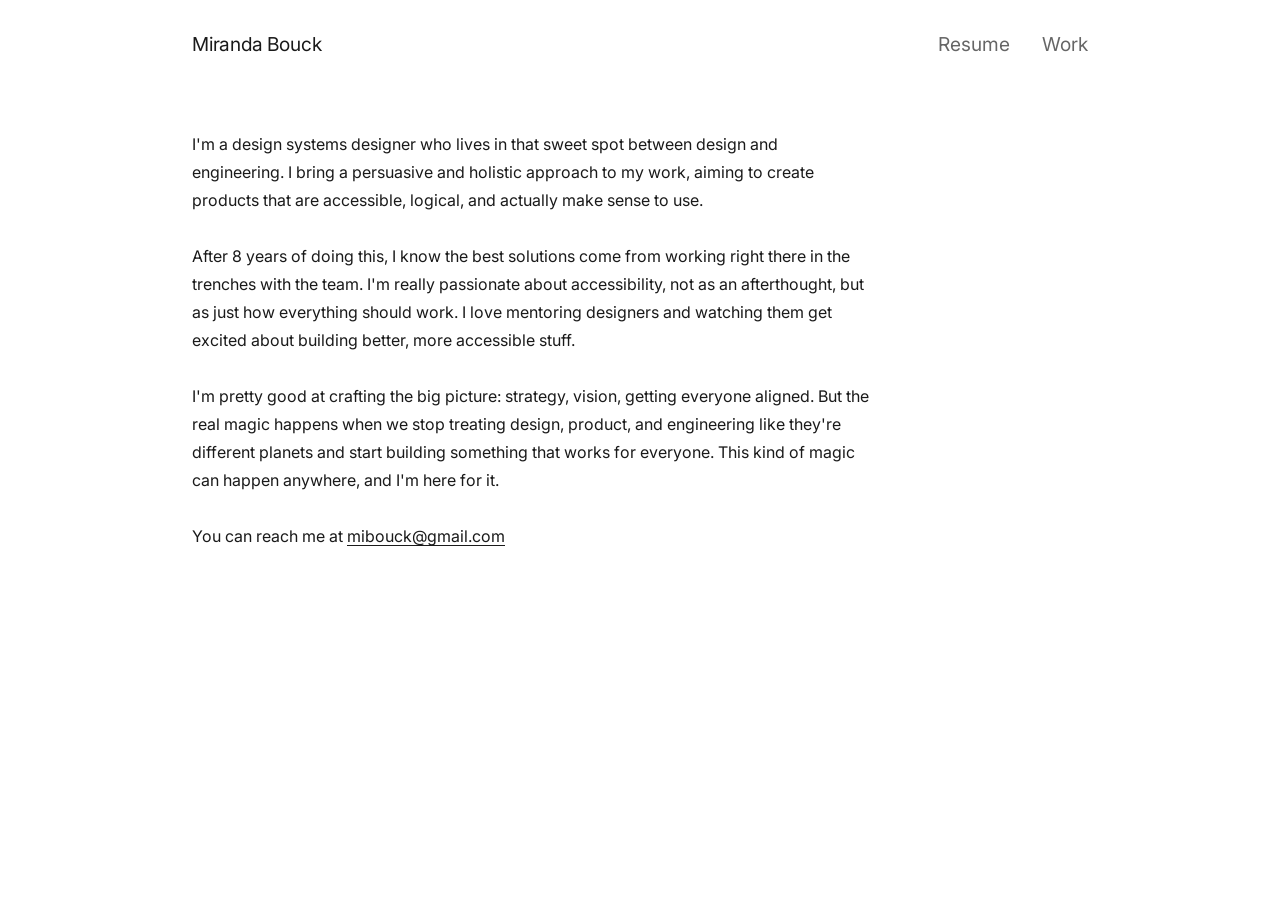
<file: index.html>
<!DOCTYPE html>
<html lang="en">
<head>
  <meta charset="UTF-8" />
  <meta name="viewport" content="width=device-width, initial-scale=1.0" />
  <title>Miranda Bouck</title>
  <link rel="preconnect" href="https://fonts.googleapis.com" />
  <link rel="preconnect" href="https://fonts.gstatic.com" crossorigin />
  <link href="https://fonts.googleapis.com/css2?family=Inter:wght@400;500;600&display=swap" rel="stylesheet" />
  <link rel="icon" type="image/svg+xml" href="favicon.svg" />
  <link rel="stylesheet" href="styles.css" />
</head>
<body>

  <header>
    <nav>
      <a href="/" class="nav-logo">Miranda Bouck</a>
      <ul class="nav-links">
        <li><a href="/resume">Resume</a></li>
        <li><a href="/work">Work</a></li>
      </ul>
    </nav>
  </header>

  <main>
    <div class="home-bio">
      <p>
        I'm a design systems designer who lives in that sweet spot between design
        and engineering. I bring a persuasive and holistic approach to my work,
        aiming to create products that are accessible, logical, and actually make
        sense to use.
      </p>
      <p>
        After 8 years of doing this, I know the best solutions come from working
        right there in the trenches with the team. I'm really passionate about
        accessibility, not as an afterthought, but as just how everything should
        work. I love mentoring designers and watching them get excited about
        building better, more accessible stuff.
      </p>
      <p>
        I'm pretty good at crafting the big picture: strategy, vision, getting
        everyone aligned. But the real magic happens when we stop treating design,
        product, and engineering like they're different planets and start building
        something that works for everyone. This kind of magic can happen anywhere,
        and I'm here for it.
      </p>

      <p>You can reach me at <a href="mailto:mibouck@gmail.com">mibouck@gmail.com</a></p>
    </div>
  </main>

</body>
</html>
</file>
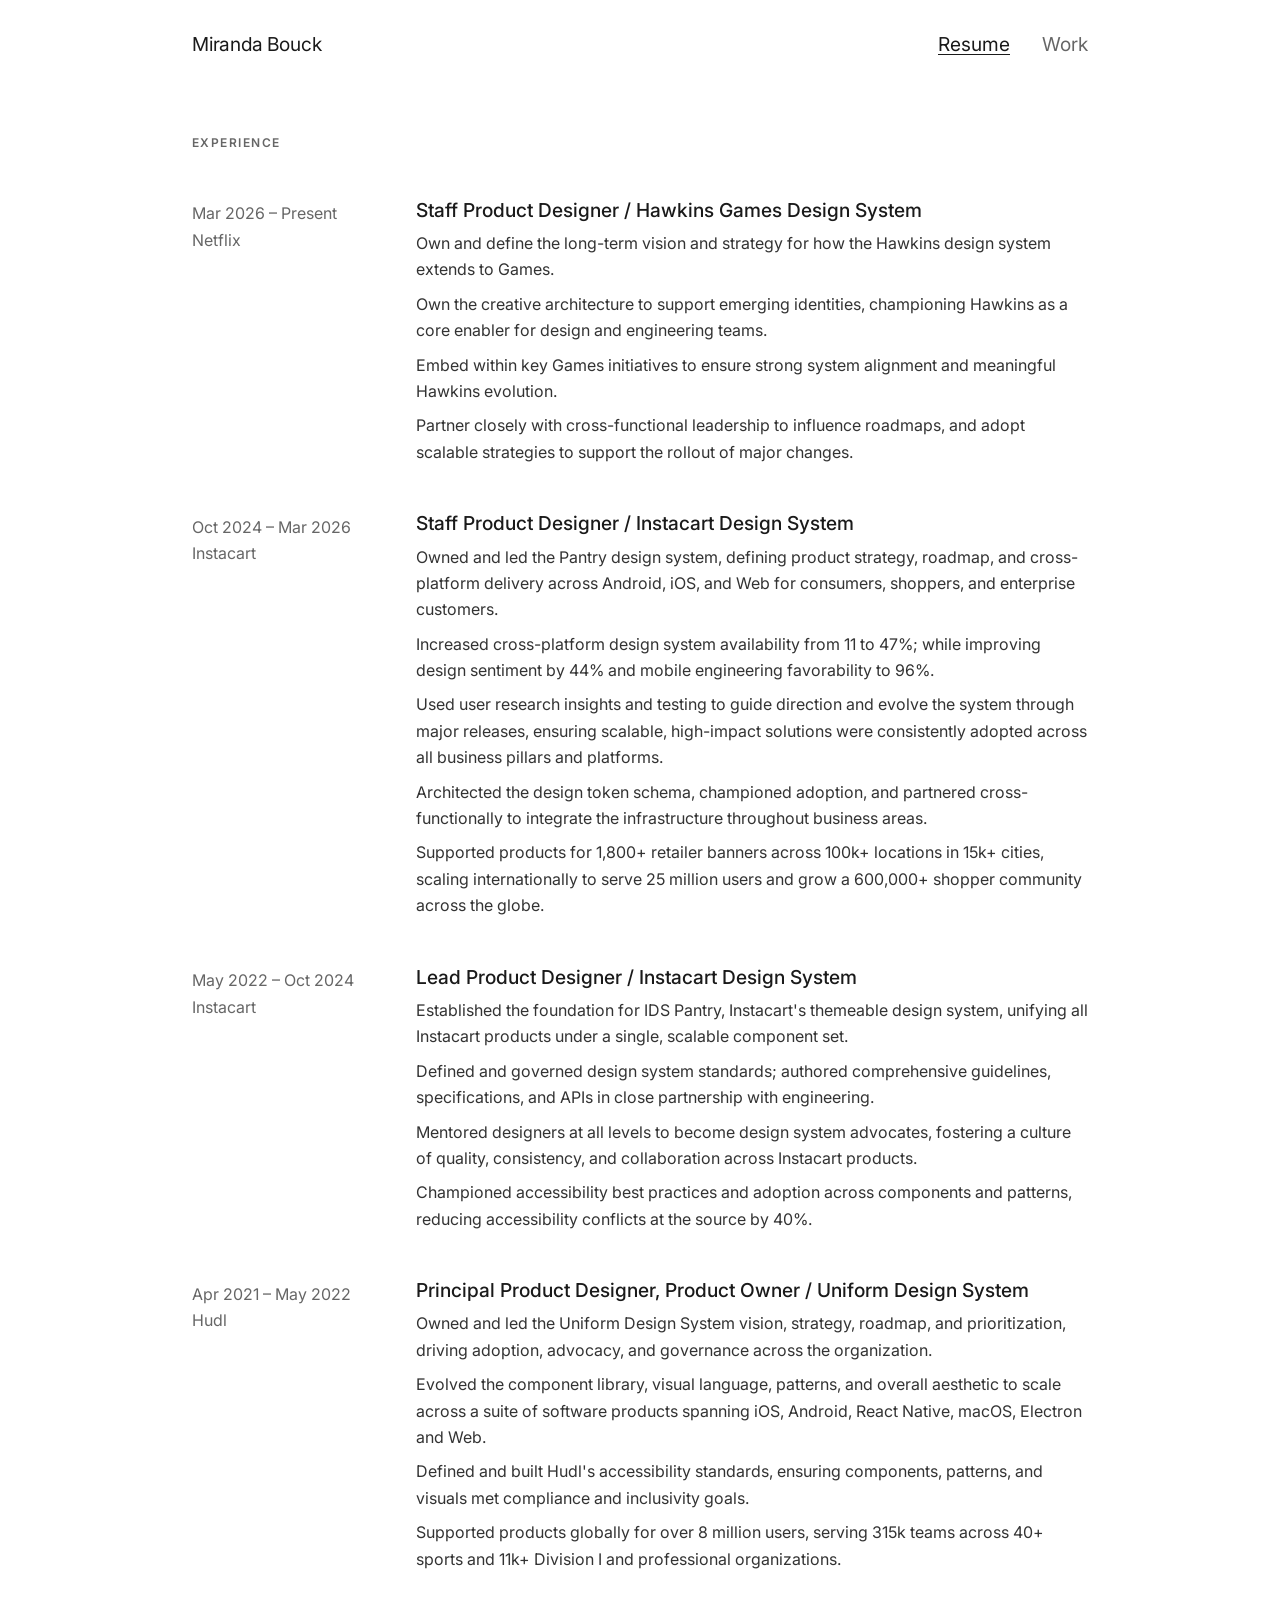
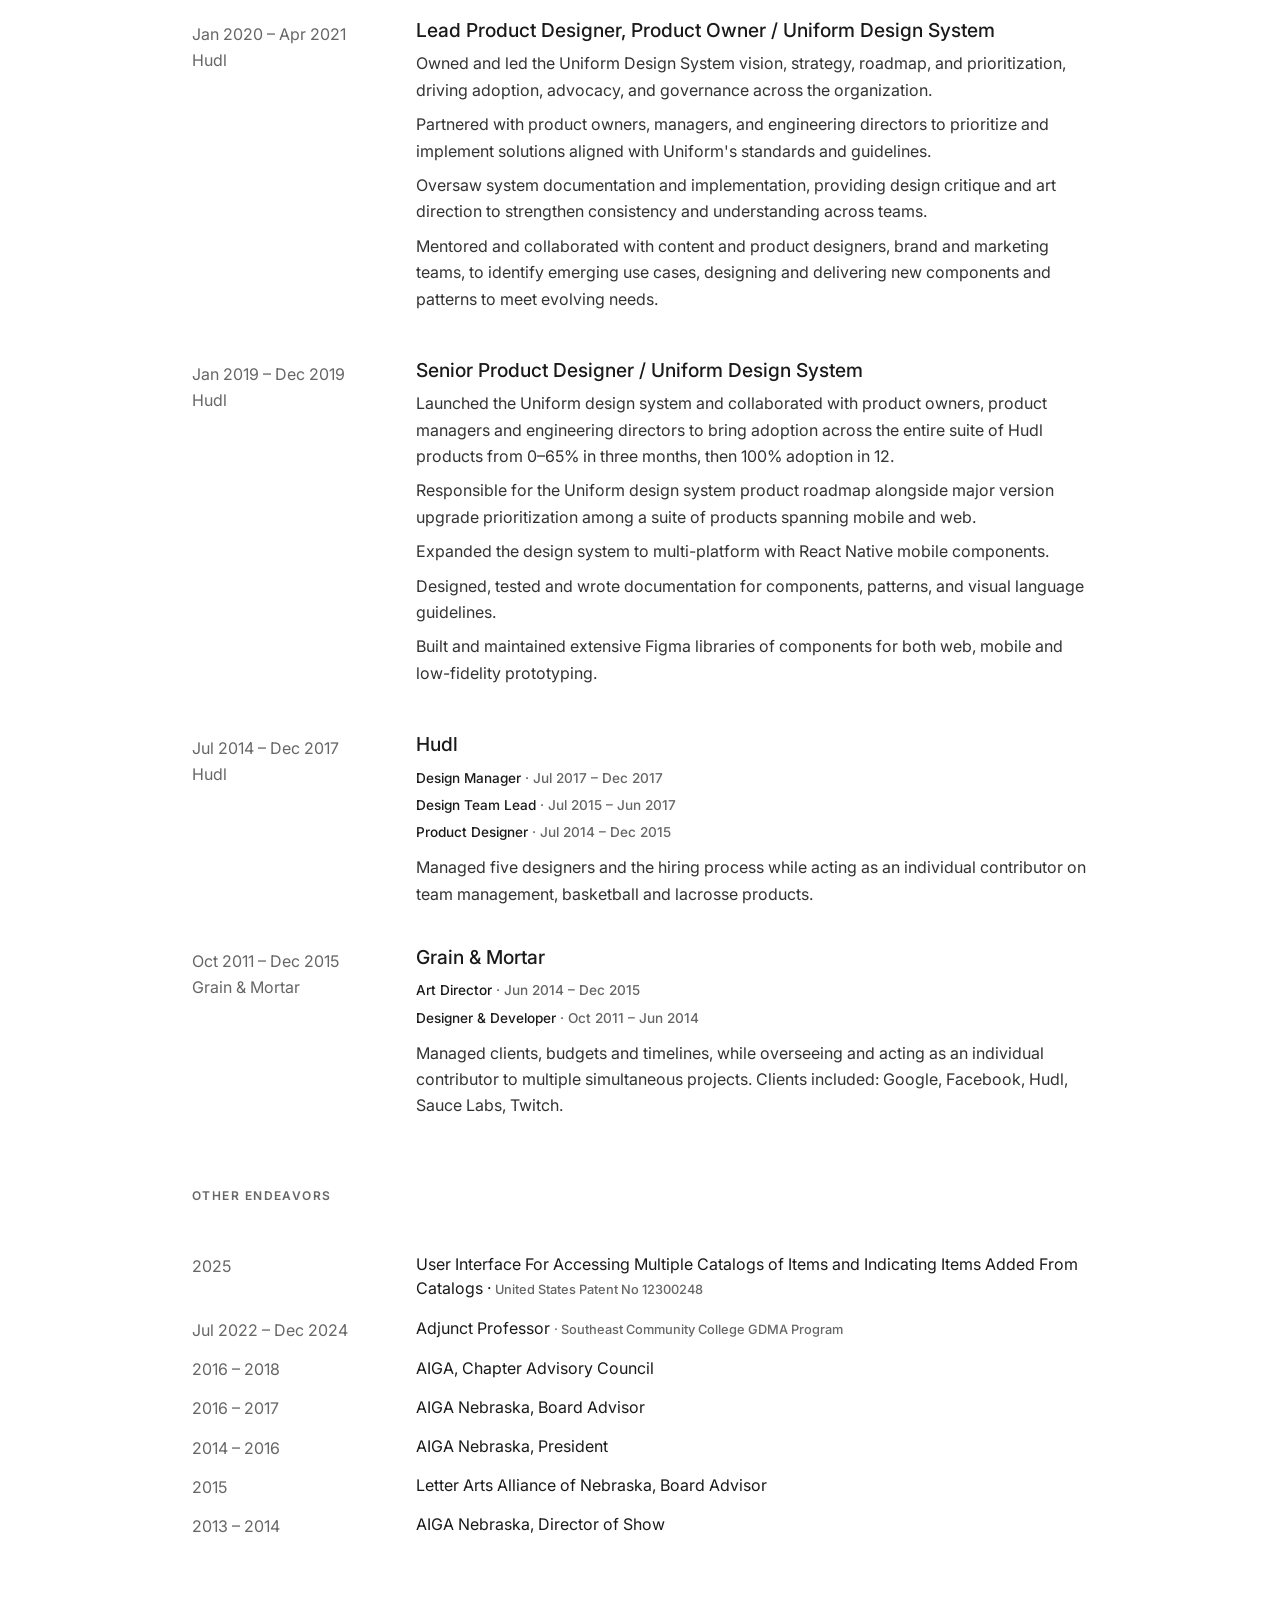
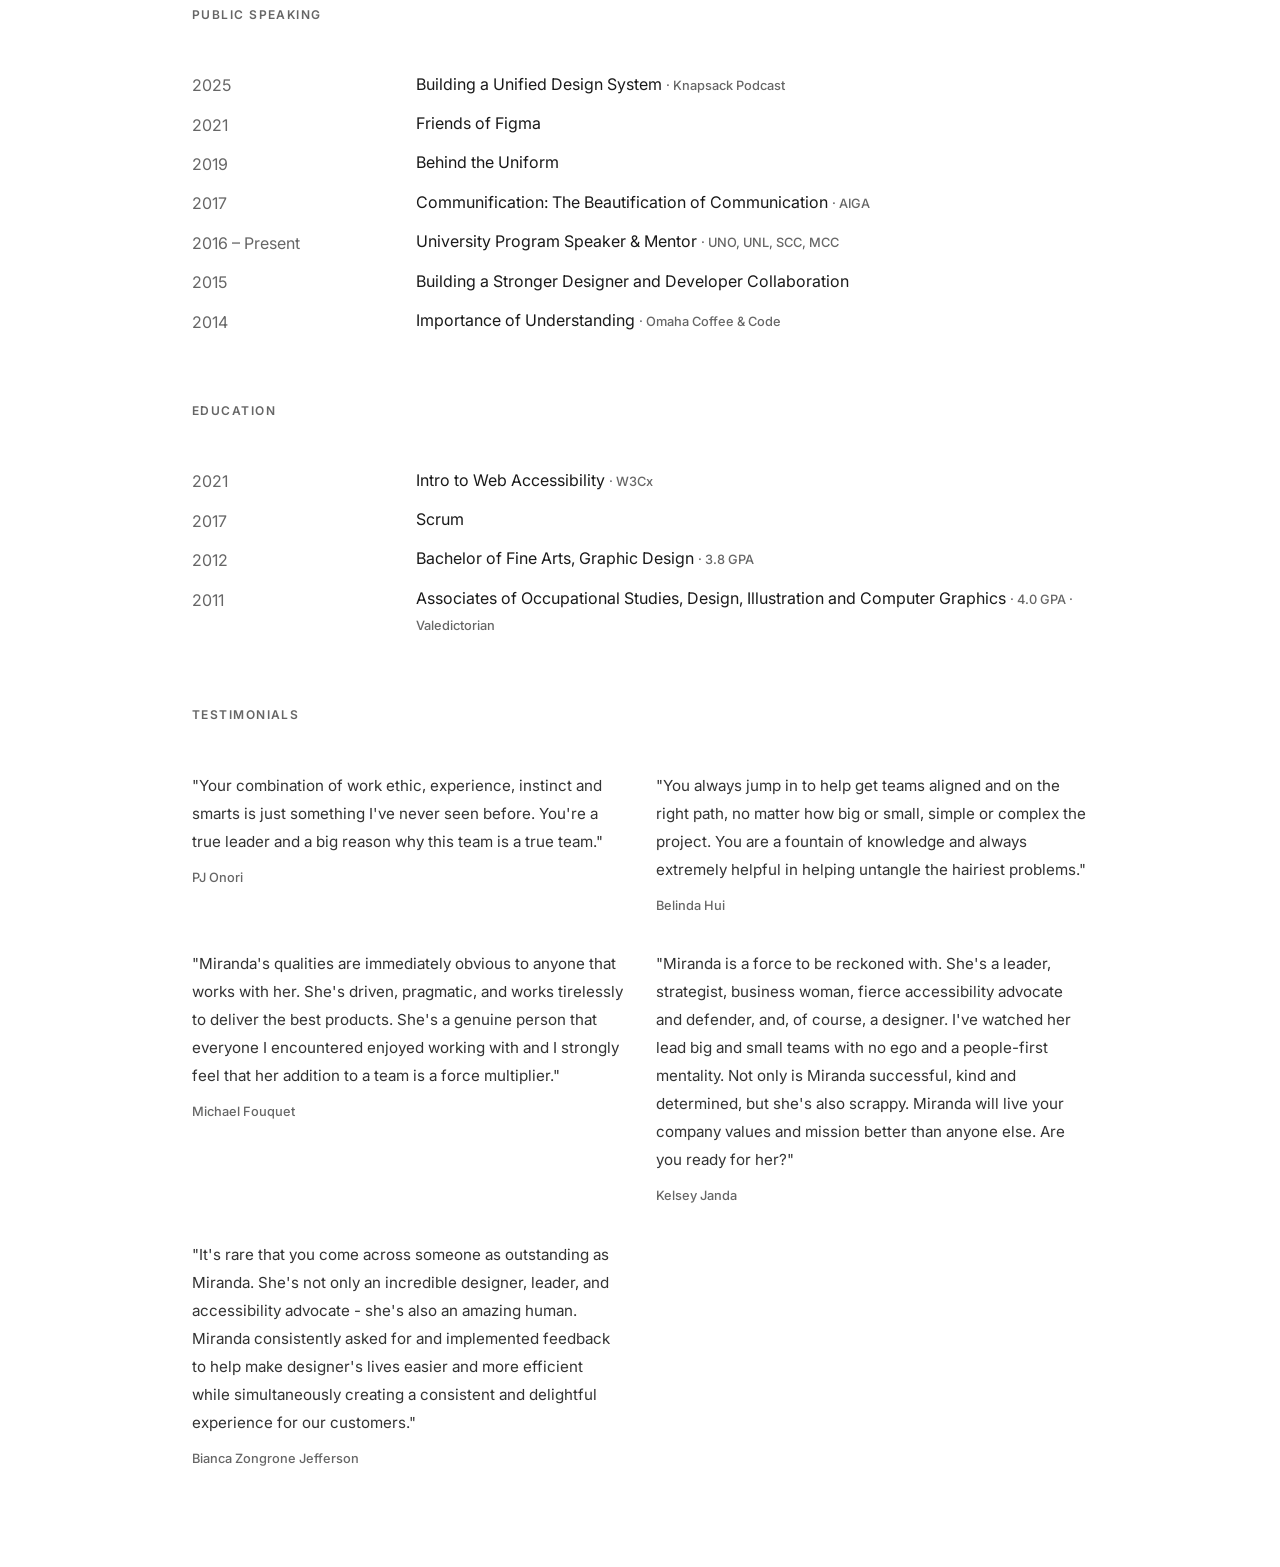
<file: resume/index.html>
<!DOCTYPE html>
<html lang="en">
<head>
  <meta charset="UTF-8" />
  <meta name="viewport" content="width=device-width, initial-scale=1.0" />
  <title>Miranda Bouck — Resume</title>
  <link rel="preconnect" href="https://fonts.googleapis.com" />
  <link rel="preconnect" href="https://fonts.gstatic.com" crossorigin />
  <link href="https://fonts.googleapis.com/css2?family=Inter:wght@400;500;600&display=swap" rel="stylesheet" />
  <link rel="icon" type="image/svg+xml" href="../favicon.svg" />
  <link rel="stylesheet" href="../styles.css" />
</head>
<body>

  <header>
    <nav>
      <a href="/" class="nav-logo">Miranda Bouck</a>
      <ul class="nav-links">
        <li><a href="/resume" class="active">Resume</a></li>
        <li><a href="/work">Work</a></li>
      </ul>
    </nav>
  </header>

  <main>

    <!-- Experience -->
    <section>
      <h2>Experience</h2>

      <div class="experience-entry">
        <div class="entry-meta">
          <div class="entry-date">Mar 2026 – Present</div>
          <div class="entry-company">Netflix</div>
        </div>
        <div class="entry-content">
          <div class="entry-title">Staff Product Designer / Hawkins Games Design System</div>
          <ul class="entry-bullets">
            <li>Own and define the long-term vision and strategy for how the Hawkins design system extends to Games.</li>
            <li>Own the creative architecture to support emerging identities, championing Hawkins as a core enabler for design and engineering teams.</li>
            <li>Embed within key Games initiatives to ensure strong system alignment and meaningful Hawkins evolution.</li>
            <li>Partner closely with cross-functional leadership to influence roadmaps, and adopt scalable strategies to support the rollout of major changes.</li>
          </ul>
        </div>
      </div>

      <div class="experience-entry">
        <div class="entry-meta">
          <div class="entry-date">Oct 2024 – Mar 2026</div>
          <div class="entry-company">Instacart</div>
        </div>
        <div class="entry-content">
          <div class="entry-title">Staff Product Designer / Instacart Design System</div>
          <ul class="entry-bullets">
            <li>Owned and led the Pantry design system, defining product strategy, roadmap, and cross-platform delivery across Android, iOS, and Web for consumers, shoppers, and enterprise customers.</li>
            <li>Increased cross-platform design system availability from 11 to 47%; while improving design sentiment by 44% and mobile engineering favorability to 96%.</li>
            <li>Used user research insights and testing to guide direction and evolve the system through major releases, ensuring scalable, high-impact solutions were consistently adopted across all business pillars and platforms.</li>
            <li>Architected the design token schema, championed adoption, and partnered cross-functionally to integrate the infrastructure throughout business areas.</li>
<li>Supported products for 1,800+ retailer banners across 100k+ locations in 15k+ cities, scaling internationally to serve 25 million users and grow a 600,000+ shopper community across the globe.</li>
          </ul>
        </div>
      </div>

      <div class="experience-entry">
        <div class="entry-meta">
          <div class="entry-date">May 2022 – Oct 2024</div>
          <div class="entry-company">Instacart</div>
        </div>
        <div class="entry-content">
          <div class="entry-title">Lead Product Designer / Instacart Design System</div>
          <ul class="entry-bullets">
            <li>Established the foundation for IDS Pantry, Instacart's themeable design system, unifying all Instacart products under a single, scalable component set.</li>
            <li>Defined and governed design system standards; authored comprehensive guidelines, specifications, and APIs in close partnership with engineering.</li>
            <li>Mentored designers at all levels to become design system advocates, fostering a culture of quality, consistency, and collaboration across Instacart products.</li>
            <li>Championed accessibility best practices and adoption across components and patterns, reducing accessibility conflicts at the source by 40%.</li>
          </ul>
        </div>
      </div>

      <div class="experience-entry">
        <div class="entry-meta">
          <div class="entry-date">Apr 2021 – May 2022</div>
          <div class="entry-company">Hudl</div>
        </div>
        <div class="entry-content">
          <div class="entry-title">Principal Product Designer, Product Owner / Uniform Design System</div>
          <ul class="entry-bullets">
            <li>Owned and led the Uniform Design System vision, strategy, roadmap, and prioritization, driving adoption, advocacy, and governance across the organization.</li>
            <li>Evolved the component library, visual language, patterns, and overall aesthetic to scale across a suite of software products spanning iOS, Android, React Native, macOS, Electron and Web.</li>
            <li>Defined and built Hudl's accessibility standards, ensuring components, patterns, and visuals met compliance and inclusivity goals.</li>
            <li>Supported products globally for over 8 million users, serving 315k teams across 40+ sports and 11k+ Division I and professional organizations.</li>
          </ul>
        </div>
      </div>

      <div class="experience-entry">
        <div class="entry-meta">
          <div class="entry-date">Jan 2020 – Apr 2021</div>
          <div class="entry-company">Hudl</div>
        </div>
        <div class="entry-content">
          <div class="entry-title">Lead Product Designer, Product Owner / Uniform Design System</div>
          <ul class="entry-bullets">
            <li>Owned and led the Uniform Design System vision, strategy, roadmap, and prioritization, driving adoption, advocacy, and governance across the organization.</li>
            <li>Partnered with product owners, managers, and engineering directors to prioritize and implement solutions aligned with Uniform's standards and guidelines.</li>
            <li>Oversaw system documentation and implementation, providing design critique and art direction to strengthen consistency and understanding across teams.</li>
            <li>Mentored and collaborated with content and product designers, brand and marketing teams, to identify emerging use cases, designing and delivering new components and patterns to meet evolving needs.</li>
          </ul>
        </div>
      </div>

      <div class="experience-entry">
        <div class="entry-meta">
          <div class="entry-date">Jan 2019 – Dec 2019</div>
          <div class="entry-company">Hudl</div>
        </div>
        <div class="entry-content">
          <div class="entry-title">Senior Product Designer / Uniform Design System</div>
          <ul class="entry-bullets">
            <li>Launched the Uniform design system and collaborated with product owners, product managers and engineering directors to bring adoption across the entire suite of Hudl products from 0–65% in three months, then 100% adoption in 12.</li>
            <li>Responsible for the Uniform design system product roadmap alongside major version upgrade prioritization among a suite of products spanning mobile and web.</li>
            <li>Expanded the design system to multi-platform with React Native mobile components.</li>
            <li>Designed, tested and wrote documentation for components, patterns, and visual language guidelines.</li>
            <li>Built and maintained extensive Figma libraries of components for both web, mobile and low-fidelity prototyping.</li>
          </ul>
        </div>
      </div>

      <div class="experience-entry">
        <div class="entry-meta">
          <div class="entry-date">Jul 2014 – Dec 2017</div>
          <div class="entry-company">Hudl</div>
        </div>
        <div class="entry-content">
          <div class="entry-title">Hudl</div>
          <ul class="entry-roles">
            <li><span class="role-title">Design Manager</span> · Jul 2017 – Dec 2017</li>
            <li><span class="role-title">Design Team Lead</span> · Jul 2015 – Jun 2017</li>
            <li><span class="role-title">Product Designer</span> · Jul 2014 – Dec 2015</li>
          </ul>
          <p class="entry-description">Managed five designers and the hiring process while acting as an individual contributor on team management, basketball and lacrosse products.</p>
        </div>
      </div>

      <div class="experience-entry">
        <div class="entry-meta">
          <div class="entry-date">Oct 2011 – Dec 2015</div>
          <div class="entry-company">Grain &amp; Mortar</div>
        </div>
        <div class="entry-content">
          <div class="entry-title">Grain &amp; Mortar</div>
          <ul class="entry-roles">
            <li><span class="role-title">Art Director</span> · Jun 2014 – Dec 2015</li>
            <li><span class="role-title">Designer &amp; Developer</span> · Oct 2011 – Jun 2014</li>
          </ul>
          <p class="entry-description">Managed clients, budgets and timelines, while overseeing and acting as an individual contributor to multiple simultaneous projects. Clients included: Google, Facebook, Hudl, Sauce Labs, Twitch.</p>
        </div>
      </div>
    </section>

    <!-- Other Endeavors -->
    <section>
      <h2>Other Endeavors</h2>

      <div class="list-entry">
        <div class="list-date">2025</div>
        <div class="list-content">User Interface For Accessing Multiple Catalogs of Items and Indicating Items Added From Catalogs · <span class="sub">United States Patent No 12300248</span></div>
      </div>
      <div class="list-entry">
        <div class="list-date">Jul 2022 – Dec 2024</div>
        <div class="list-content">Adjunct Professor <span class="sub">· Southeast Community College GDMA Program</span></div>
      </div>
      <div class="list-entry">
        <div class="list-date">2016 – 2018</div>
        <div class="list-content">AIGA, Chapter Advisory Council</div>
      </div>
      <div class="list-entry">
        <div class="list-date">2016 – 2017</div>
        <div class="list-content">AIGA Nebraska, Board Advisor</div>
      </div>
      <div class="list-entry">
        <div class="list-date">2014 – 2016</div>
        <div class="list-content">AIGA Nebraska, President</div>
      </div>
      <div class="list-entry">
        <div class="list-date">2015</div>
        <div class="list-content">Letter Arts Alliance of Nebraska, Board Advisor</div>
      </div>
      <div class="list-entry">
        <div class="list-date">2013 – 2014</div>
        <div class="list-content">AIGA Nebraska, Director of Show</div>
      </div>
    </section>

    <!-- Public Speaking -->
    <section>
      <h2>Public Speaking</h2>

      <div class="list-entry">
        <div class="list-date">2025</div>
        <div class="list-content">Building a Unified Design System <span class="sub">· Knapsack Podcast</span></div>
      </div>
      <div class="list-entry">
        <div class="list-date">2021</div>
        <div class="list-content">Friends of Figma</div>
      </div>
      <div class="list-entry">
        <div class="list-date">2019</div>
        <div class="list-content">Behind the Uniform</div>
      </div>
      <div class="list-entry">
        <div class="list-date">2017</div>
        <div class="list-content">Communification: The Beautification of Communication <span class="sub">· AIGA</span></div>
      </div>
      <div class="list-entry">
        <div class="list-date">2016 – Present</div>
        <div class="list-content">University Program Speaker &amp; Mentor <span class="sub">· UNO, UNL, SCC, MCC</span></div>
      </div>
      <div class="list-entry">
        <div class="list-date">2015</div>
        <div class="list-content">Building a Stronger Designer and Developer Collaboration</div>
      </div>
      <div class="list-entry">
        <div class="list-date">2014</div>
        <div class="list-content">Importance of Understanding <span class="sub">· Omaha Coffee &amp; Code</span></div>
      </div>
    </section>

    <!-- Education -->
    <section>
      <h2>Education</h2>

      <div class="list-entry">
        <div class="list-date">2021</div>
        <div class="list-content">Intro to Web Accessibility <span class="sub">· W3Cx</span></div>
      </div>
      <div class="list-entry">
        <div class="list-date">2017</div>
        <div class="list-content">Scrum</div>
      </div>
      <div class="list-entry">
        <div class="list-date">2012</div>
        <div class="list-content">Bachelor of Fine Arts, Graphic Design <span class="sub">· 3.8 GPA</span></div>
      </div>
      <div class="list-entry">
        <div class="list-date">2011</div>
        <div class="list-content">Associates of Occupational Studies, Design, Illustration and Computer Graphics <span class="sub">· 4.0 GPA · Valedictorian</span></div>
      </div>
    </section>

    <!-- Testimonials -->
    <section>
      <h2>Testimonials</h2>

      <div class="testimonials-grid">
      <div class="testimonial">
        <blockquote>"Your combination of work ethic, experience, instinct and smarts is just something I've never seen before. You're a true leader and a big reason why this team is a true team."</blockquote>
        <cite>PJ Onori</cite>
      </div>

      <div class="testimonial">
        <blockquote>"You always jump in to help get teams aligned and on the right path, no matter how big or small, simple or complex the project. You are a fountain of knowledge and always extremely helpful in helping untangle the hairiest problems."</blockquote>
        <cite>Belinda Hui</cite>
      </div>

      <div class="testimonial">
        <blockquote>"Miranda's qualities are immediately obvious to anyone that works with her. She's driven, pragmatic, and works tirelessly to deliver the best products. She's a genuine person that everyone I encountered enjoyed working with and I strongly feel that her addition to a team is a force multiplier."</blockquote>
        <cite>Michael Fouquet</cite>
      </div>

      <div class="testimonial">
        <blockquote>"Miranda is a force to be reckoned with. She's a leader, strategist, business woman, fierce accessibility advocate and defender, and, of course, a designer. I've watched her lead big and small teams with no ego and a people-first mentality. Not only is Miranda successful, kind and determined, but she's also scrappy. Miranda will live your company values and mission better than anyone else. Are you ready for her?"</blockquote>
        <cite>Kelsey Janda</cite>
      </div>

      <div class="testimonial">
        <blockquote>"It's rare that you come across someone as outstanding as Miranda. She's not only an incredible designer, leader, and accessibility advocate - she's also an amazing human. Miranda consistently asked for and implemented feedback to help make designer's lives easier and more efficient while simultaneously creating a consistent and delightful experience for our customers."</blockquote>
        <cite>Bianca Zongrone Jefferson</cite>
      </div>
      </div><!-- end testimonials-grid -->

    </section>

  </main>

</body>
</html>
</file>
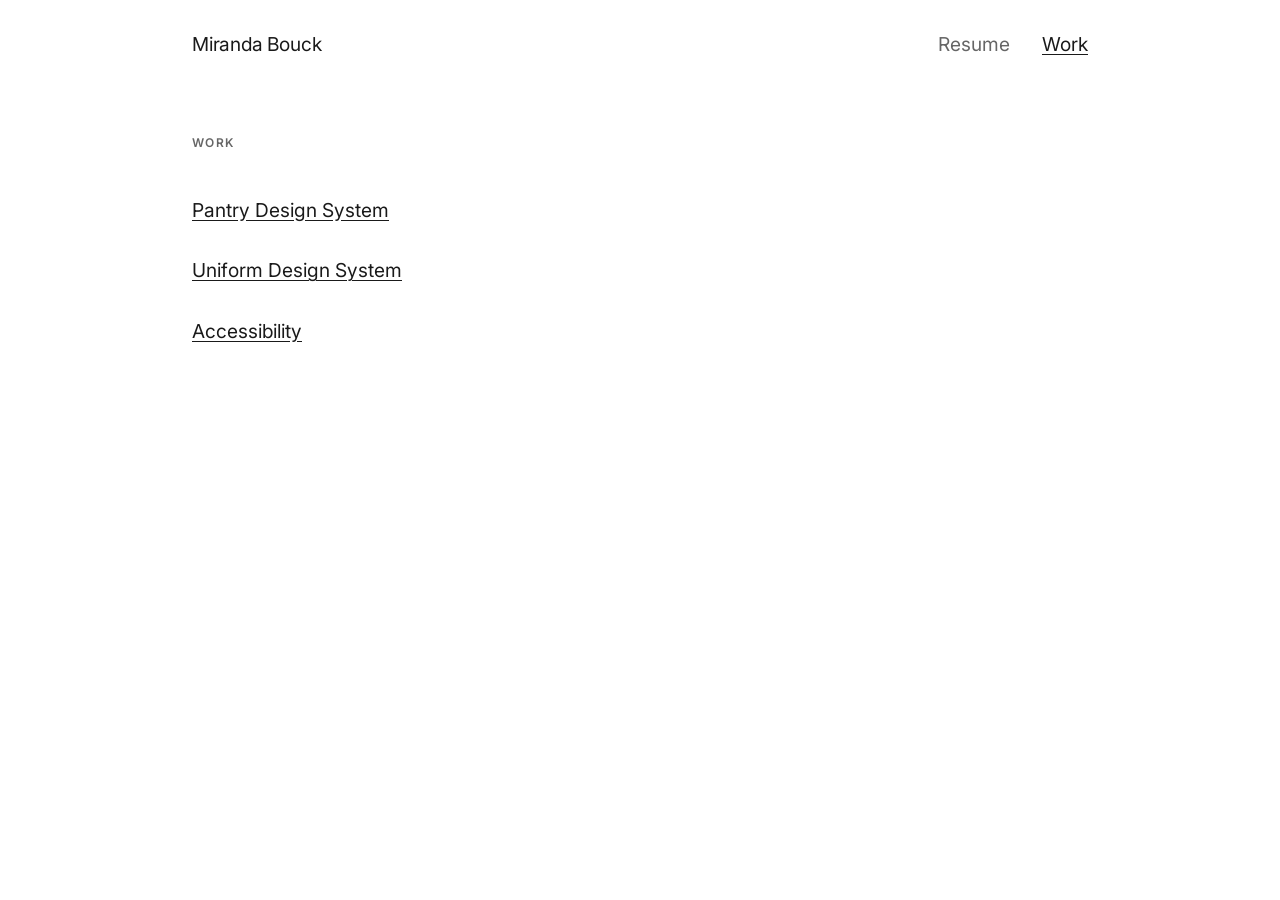
<file: work/index.html>
<!DOCTYPE html>
<html lang="en">
<head>
  <meta charset="UTF-8" />
  <meta name="viewport" content="width=device-width, initial-scale=1.0" />
  <title>Miranda Bouck — Work</title>
  <link rel="preconnect" href="https://fonts.googleapis.com" />
  <link rel="preconnect" href="https://fonts.gstatic.com" crossorigin />
  <link href="https://fonts.googleapis.com/css2?family=Inter:wght@400;500;600&display=swap" rel="stylesheet" />
  <link rel="icon" type="image/svg+xml" href="../favicon.svg" />
  <link rel="stylesheet" href="../styles.css" />
</head>
<body>

  <header>
    <nav>
      <a href="/" class="nav-logo">Miranda Bouck</a>
      <ul class="nav-links">
        <li><a href="/resume">Resume</a></li>
        <li><a href="/work" class="active">Work</a></li>
      </ul>
    </nav>
  </header>

  <main>

    <section>
      <h2>Work</h2>

      <div class="experience-entry single-col">
        <div class="entry-content">
          <div class="entry-title">
            <a href="/work/pantry">Pantry Design System</a>
          </div>
        </div>
      </div>

<div class="experience-entry single-col">
        <div class="entry-content">
          <div class="entry-title">
            <a href="/work/uniform">Uniform Design System</a>
          </div>
        </div>
      </div>

      <div class="experience-entry single-col">
        <div class="entry-content">
          <div class="entry-title">
            <a href="/work/hudl-accessibility">Accessibility</a>
          </div>
        </div>
      </div>
    </section>

  </main>

</body>
</html>
</file>
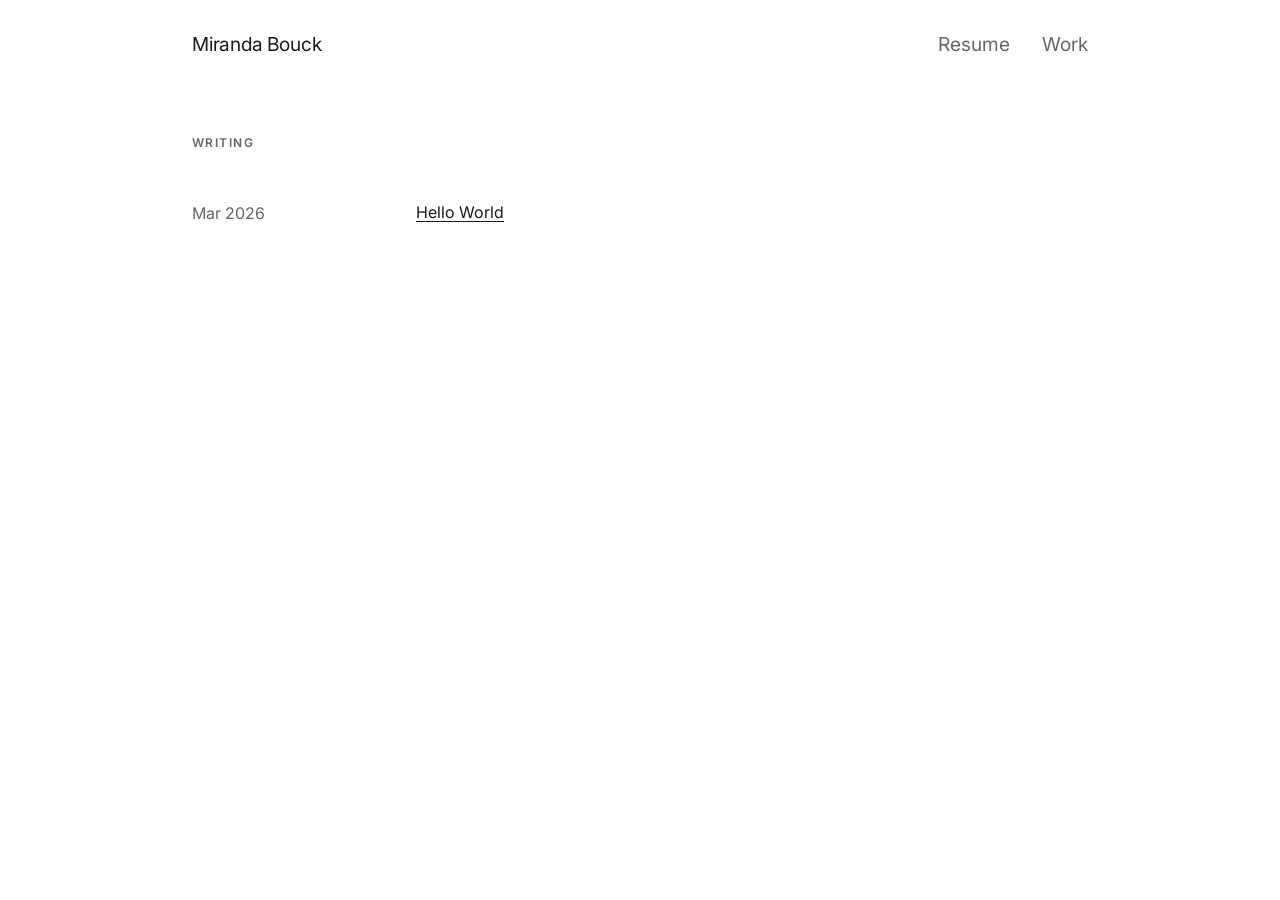
<file: writing/index.html>
<!DOCTYPE html>
<html lang="en">
<head>
  <meta charset="UTF-8" />
  <meta name="viewport" content="width=device-width, initial-scale=1.0" />
  <title>Miranda Bouck — Writing</title>
  <link rel="preconnect" href="https://fonts.googleapis.com" />
  <link rel="preconnect" href="https://fonts.gstatic.com" crossorigin />
  <link href="https://fonts.googleapis.com/css2?family=Inter:wght@400;500;600&display=swap" rel="stylesheet" />
  <link rel="icon" type="image/svg+xml" href="../favicon.svg" />
  <link rel="stylesheet" href="../styles.css" />
</head>
<body>

  <header>
    <nav>
      <a href="/" class="nav-logo">Miranda Bouck</a>
      <ul class="nav-links">
        <li><a href="/resume">Resume</a></li>
        <li><a href="/work">Work</a></li>
      </ul>
    </nav>
  </header>

  <main>
    <section>
      <h2>Writing</h2>

      <div class="list-entry">
        <div class="list-date">Mar 2026</div>
        <div class="list-content">
          <a href="/writing/hello-world">Hello World</a>
        </div>
      </div>

    </section>
  </main>

</body>
</html>
</file>
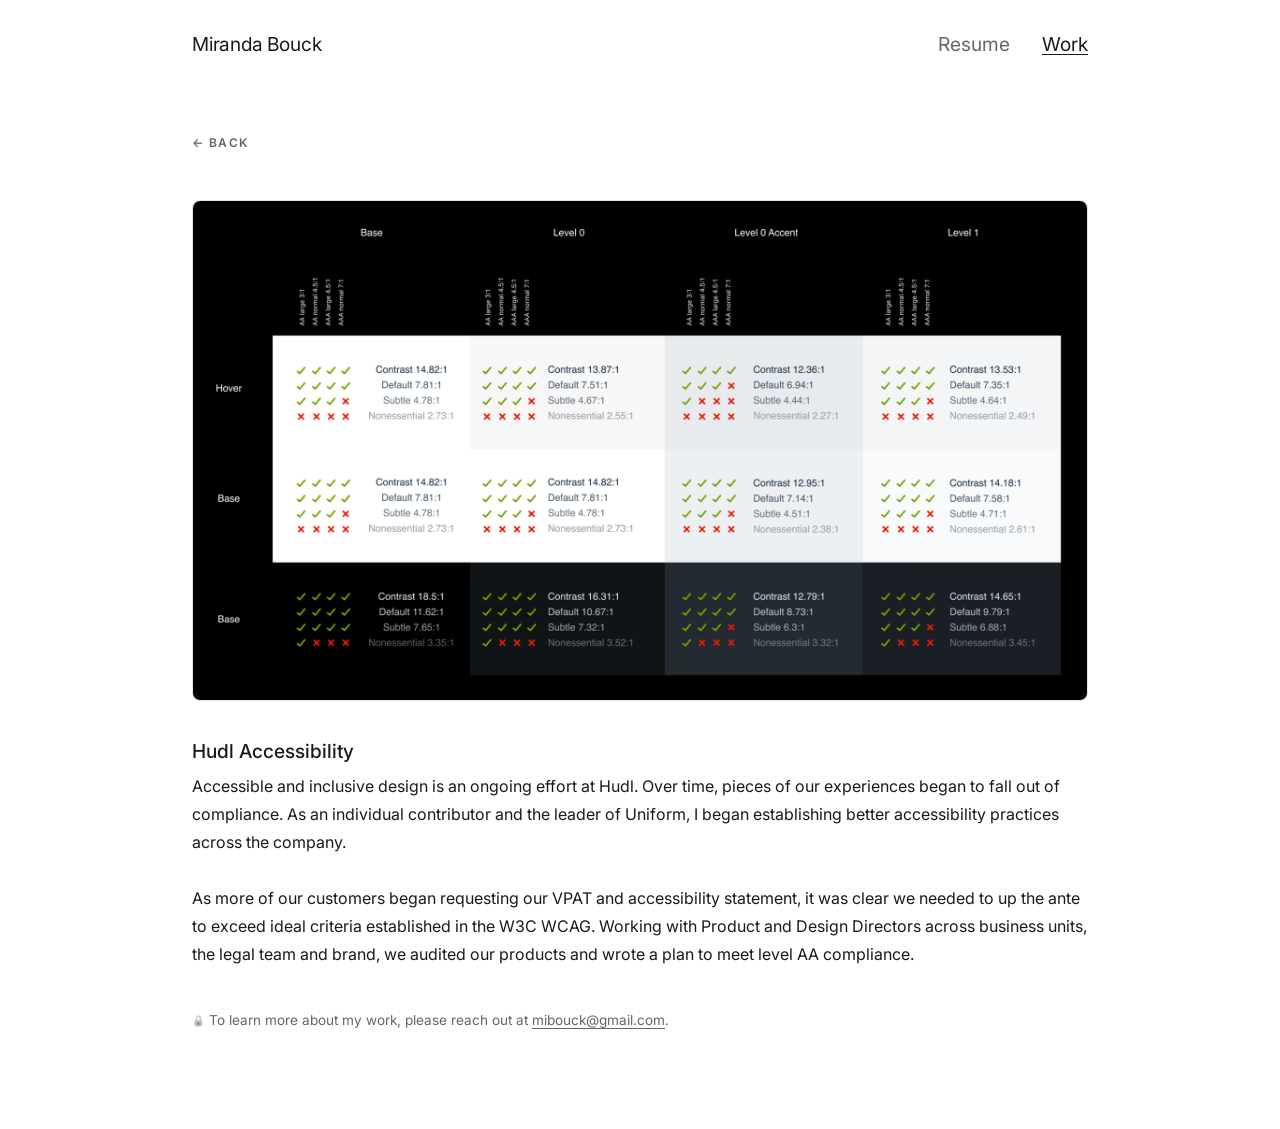
<file: work/hudl-accessibility/index.html>
<!DOCTYPE html>
<html lang="en">
<head>
  <meta charset="UTF-8" />
  <meta name="viewport" content="width=device-width, initial-scale=1.0" />
  <title>Hudl Accessibility — Miranda Bouck</title>
  <link rel="preconnect" href="https://fonts.googleapis.com" />
  <link rel="preconnect" href="https://fonts.gstatic.com" crossorigin />
  <link href="https://fonts.googleapis.com/css2?family=Inter:wght@400;500;600&display=swap" rel="stylesheet" />
  <link rel="icon" type="image/svg+xml" href="../../favicon.svg" />
  <link rel="stylesheet" href="../../styles.css" />
</head>
<body>

  <header>
    <nav>
      <a href="/" class="nav-logo">Miranda Bouck</a>
      <ul class="nav-links">
        <li><a href="/resume">Resume</a></li>
        <li><a href="/work" class="active">Work</a></li>
      </ul>
    </nav>
  </header>

  <main>
    <section>
      <h2><a href="/work">← Back</a></h2>

      <div class="experience-entry single-col">
        <div class="entry-content">
          <div class="post-body">
            <img src="hudl-accessibility.png" class="work-image" alt="A contrast ratio audit matrix showing pass and fail results across four color levels — Base, Level 0, Level 0 Accent, and Level 1 — for Hover and Base states. Each cell shows contrast ratios for Contrast, Default, Subtle, and Nonessential text against WCAG criteria for AA large (3:1), AA normal (4.5:1), AAA large (4.5:1), and AAA normal (7:1), marked with green checkmarks or red X marks." />
            <div class="entry-title">Hudl Accessibility</div>
            <p>Accessible and inclusive design is an ongoing effort at Hudl. Over time, pieces of our experiences began to fall out of compliance. As an individual contributor and the leader of Uniform, I began establishing better accessibility practices across the company.</p>
            <p>As more of our customers began requesting our VPAT and accessibility statement, it was clear we needed to up the ante to exceed ideal criteria established in the W3C WCAG. Working with Product and Design Directors across business units, the legal team and brand, we audited our products and wrote a plan to meet level AA compliance.</p>
          </div>
        </div>
      </div>
      <p class="work-note" style="margin-top: 2.5rem;"><span class="work-lock" aria-hidden="true">🔒</span> To learn more about my work, please reach out at <a href="mailto:mibouck@gmail.com">mibouck@gmail.com</a>.</p>
    </section>
  </main>

</body>
</html>
</file>
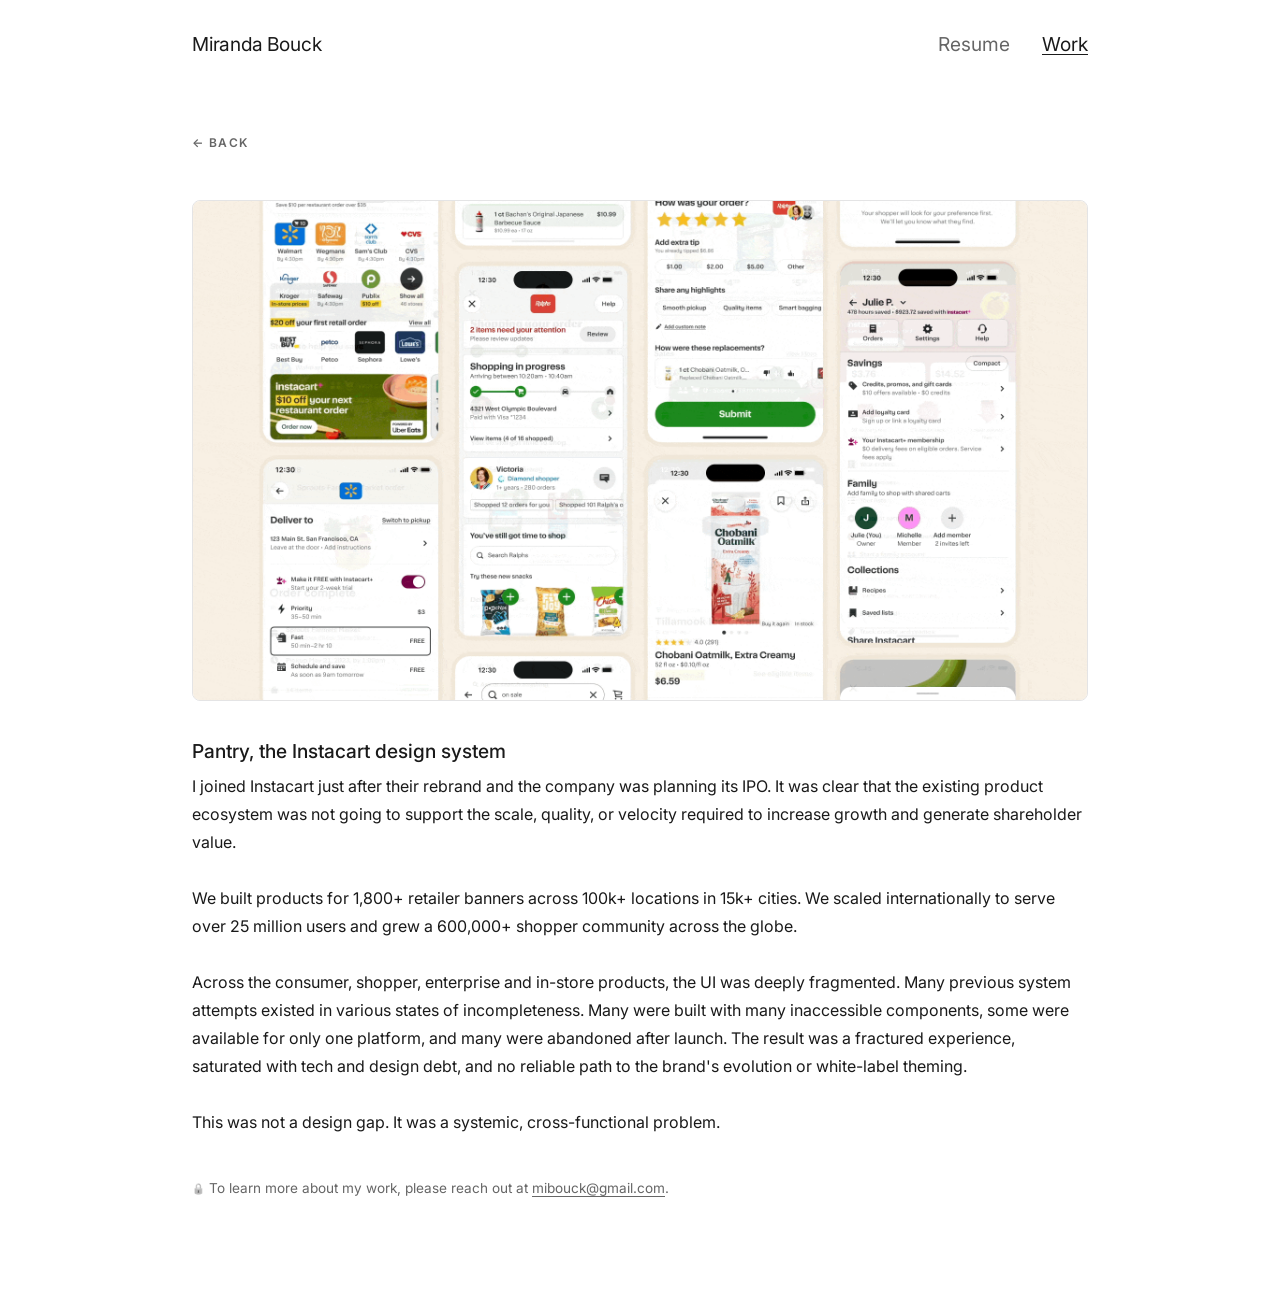
<file: work/pantry/index.html>
<!DOCTYPE html>
<html lang="en">
<head>
  <meta charset="UTF-8" />
  <meta name="viewport" content="width=device-width, initial-scale=1.0" />
  <title>Pantry Design System — Miranda Bouck</title>
  <link rel="preconnect" href="https://fonts.googleapis.com" />
  <link rel="preconnect" href="https://fonts.gstatic.com" crossorigin />
  <link href="https://fonts.googleapis.com/css2?family=Inter:wght@400;500;600&display=swap" rel="stylesheet" />
  <link rel="icon" type="image/svg+xml" href="../../favicon.svg" />
  <link rel="stylesheet" href="../../styles.css" />
</head>
<body>

  <header>
    <nav>
      <a href="/" class="nav-logo">Miranda Bouck</a>
      <ul class="nav-links">
        <li><a href="/resume">Resume</a></li>
        <li><a href="/work" class="active">Work</a></li>
      </ul>
    </nav>
  </header>

  <main>
    <section>
      <h2><a href="/work">← Back</a></h2>

      <div class="experience-entry single-col">
        <div class="entry-content">
          <div class="post-body">
            <img src="pantry-change.gif" alt="A collage of Instacart mobile app screens showing the consumer experience, including a store selection home screen, an active order being shopped, a product browsing view with sales items, and a member profile screen showing Instacart+ benefits and credits" class="work-image" />
            <div class="entry-title">Pantry, the Instacart design system</div>
            <p>I joined Instacart just after their rebrand and the company was planning its IPO. It was clear that the existing product ecosystem was not going to support the scale, quality, or velocity required to increase growth and generate shareholder value.</p>
            <p>We built products for 1,800+ retailer banners across 100k+ locations in 15k+ cities. We scaled internationally to serve over 25 million users and grew a 600,000+ shopper community across the globe.</p>
            <p>Across the consumer, shopper, enterprise and in-store products, the UI was deeply fragmented. Many previous system attempts existed in various states of incompleteness. Many were built with many inaccessible components, some were available for only one platform, and many were abandoned after launch. The result was a fractured experience, saturated with tech and design debt, and no reliable path to the brand's evolution or white-label theming.</p>
            <p>This was not a design gap. It was a systemic, cross-functional problem.</p>
          </div>
        </div>
      </div>
      <p class="work-note" style="margin-top: 2.5rem;"><span class="work-lock" aria-hidden="true">🔒</span> To learn more about my work, please reach out at <a href="mailto:mibouck@gmail.com">mibouck@gmail.com</a>.</p>
    </section>
  </main>

</body>
</html>
</file>
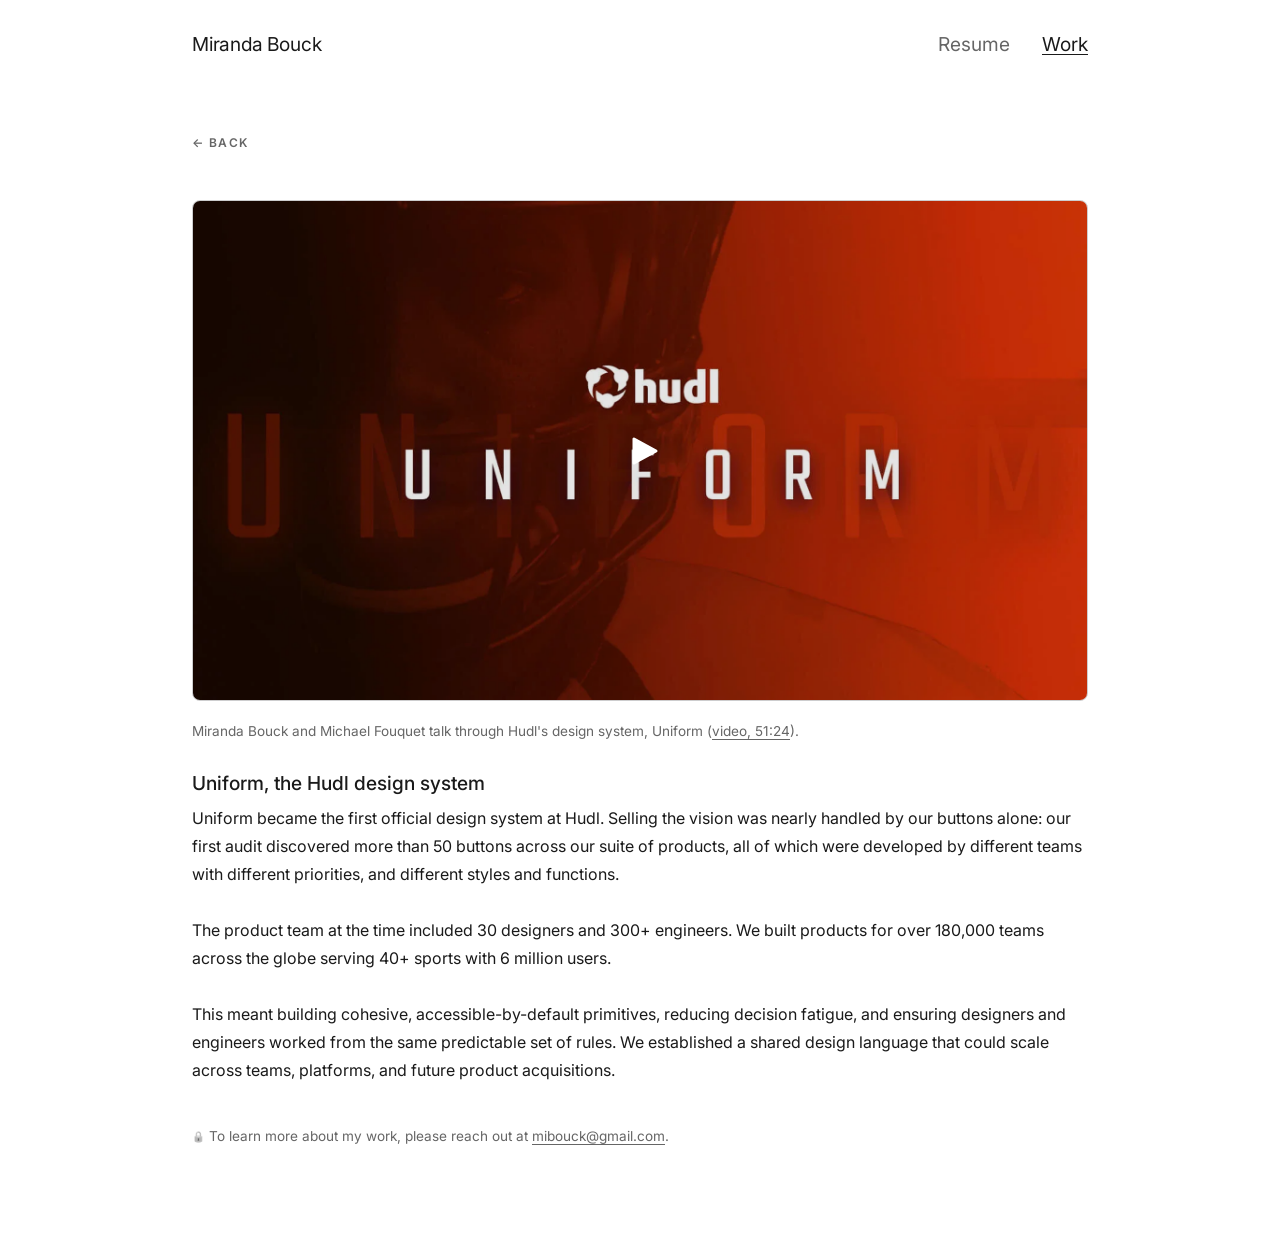
<file: work/uniform/index.html>
<!DOCTYPE html>
<html lang="en">
<head>
  <meta charset="UTF-8" />
  <meta name="viewport" content="width=device-width, initial-scale=1.0" />
  <title>Uniform Design System — Miranda Bouck</title>
  <link rel="preconnect" href="https://fonts.googleapis.com" />
  <link rel="preconnect" href="https://fonts.gstatic.com" crossorigin />
  <link href="https://fonts.googleapis.com/css2?family=Inter:wght@400;500;600&display=swap" rel="stylesheet" />
  <link rel="icon" type="image/svg+xml" href="../../favicon.svg" />
  <link rel="stylesheet" href="../../styles.css" />
</head>
<body>

  <header>
    <nav>
      <a href="/" class="nav-logo">Miranda Bouck</a>
      <ul class="nav-links">
        <li><a href="/resume">Resume</a></li>
        <li><a href="/work" class="active">Work</a></li>
      </ul>
    </nav>
  </header>

  <main>
    <section>
      <h2><a href="/work">← Back</a></h2>

      <div class="experience-entry single-col">
        <div class="entry-content">
          <div class="post-body">
            <a href="https://vimeo.com/350323394" target="_blank" rel="noopener" class="work-video-link">
              <img src="uniform-thumbnail.png" class="work-image" alt="Title card for a talk about Uniform, Hudl's design system, showing the Hudl logo and the word UNIFORM over a dramatic red-tinted image of a football helmet" />
              <svg class="work-play-btn" viewBox="0 0 64 64" xmlns="http://www.w3.org/2000/svg" aria-hidden="true">
                <polygon points="26,20 26,44 48,32" fill="white" stroke="white" stroke-width="3" stroke-linejoin="round" />
              </svg>
            </a>
            <p class="work-note work-image-caption">Miranda Bouck and Michael Fouquet talk through Hudl's design system, Uniform (<a href="https://vimeo.com/350323394" target="_blank" rel="noopener">video, 51:24</a>).</p>
            <div class="entry-title">Uniform, the Hudl design system</div>
            <p>Uniform became the first official design system at Hudl. Selling the vision was nearly handled by our buttons alone: our first audit discovered more than 50 buttons across our suite of products, all of which were developed by different teams with different priorities, and different styles and functions.</p>
            <p>The product team at the time included 30 designers and 300+ engineers. We built products for over 180,000 teams across the globe serving 40+ sports with 6 million users.</p>
            <p>This meant building cohesive, accessible-by-default primitives, reducing decision fatigue, and ensuring designers and engineers worked from the same predictable set of rules. We established a shared design language that could scale across teams, platforms, and future product acquisitions.</p>
          </div>
        </div>
      </div>
      <p class="work-note" style="margin-top: 2.5rem;"><span class="work-lock" aria-hidden="true">🔒</span> To learn more about my work, please reach out at <a href="mailto:mibouck@gmail.com">mibouck@gmail.com</a>.</p>
    </section>
  </main>

</body>
</html>
</file>
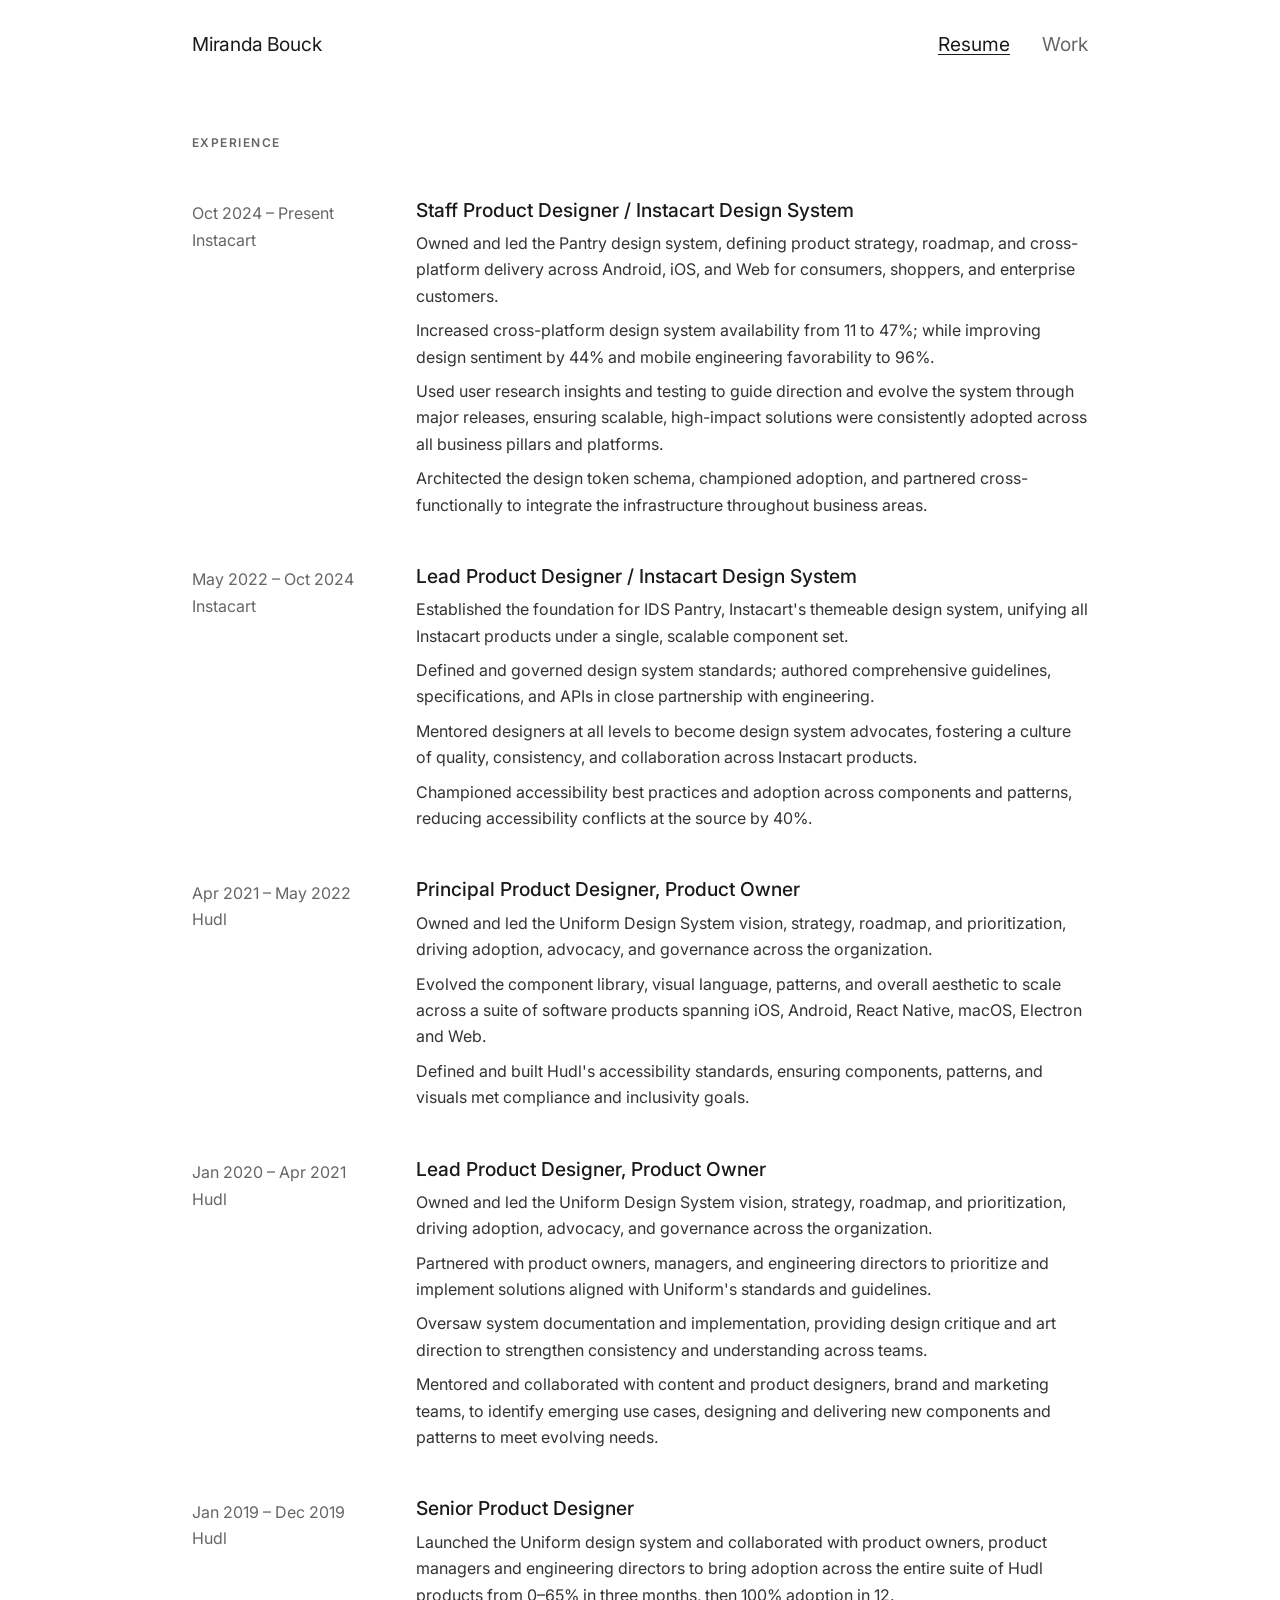
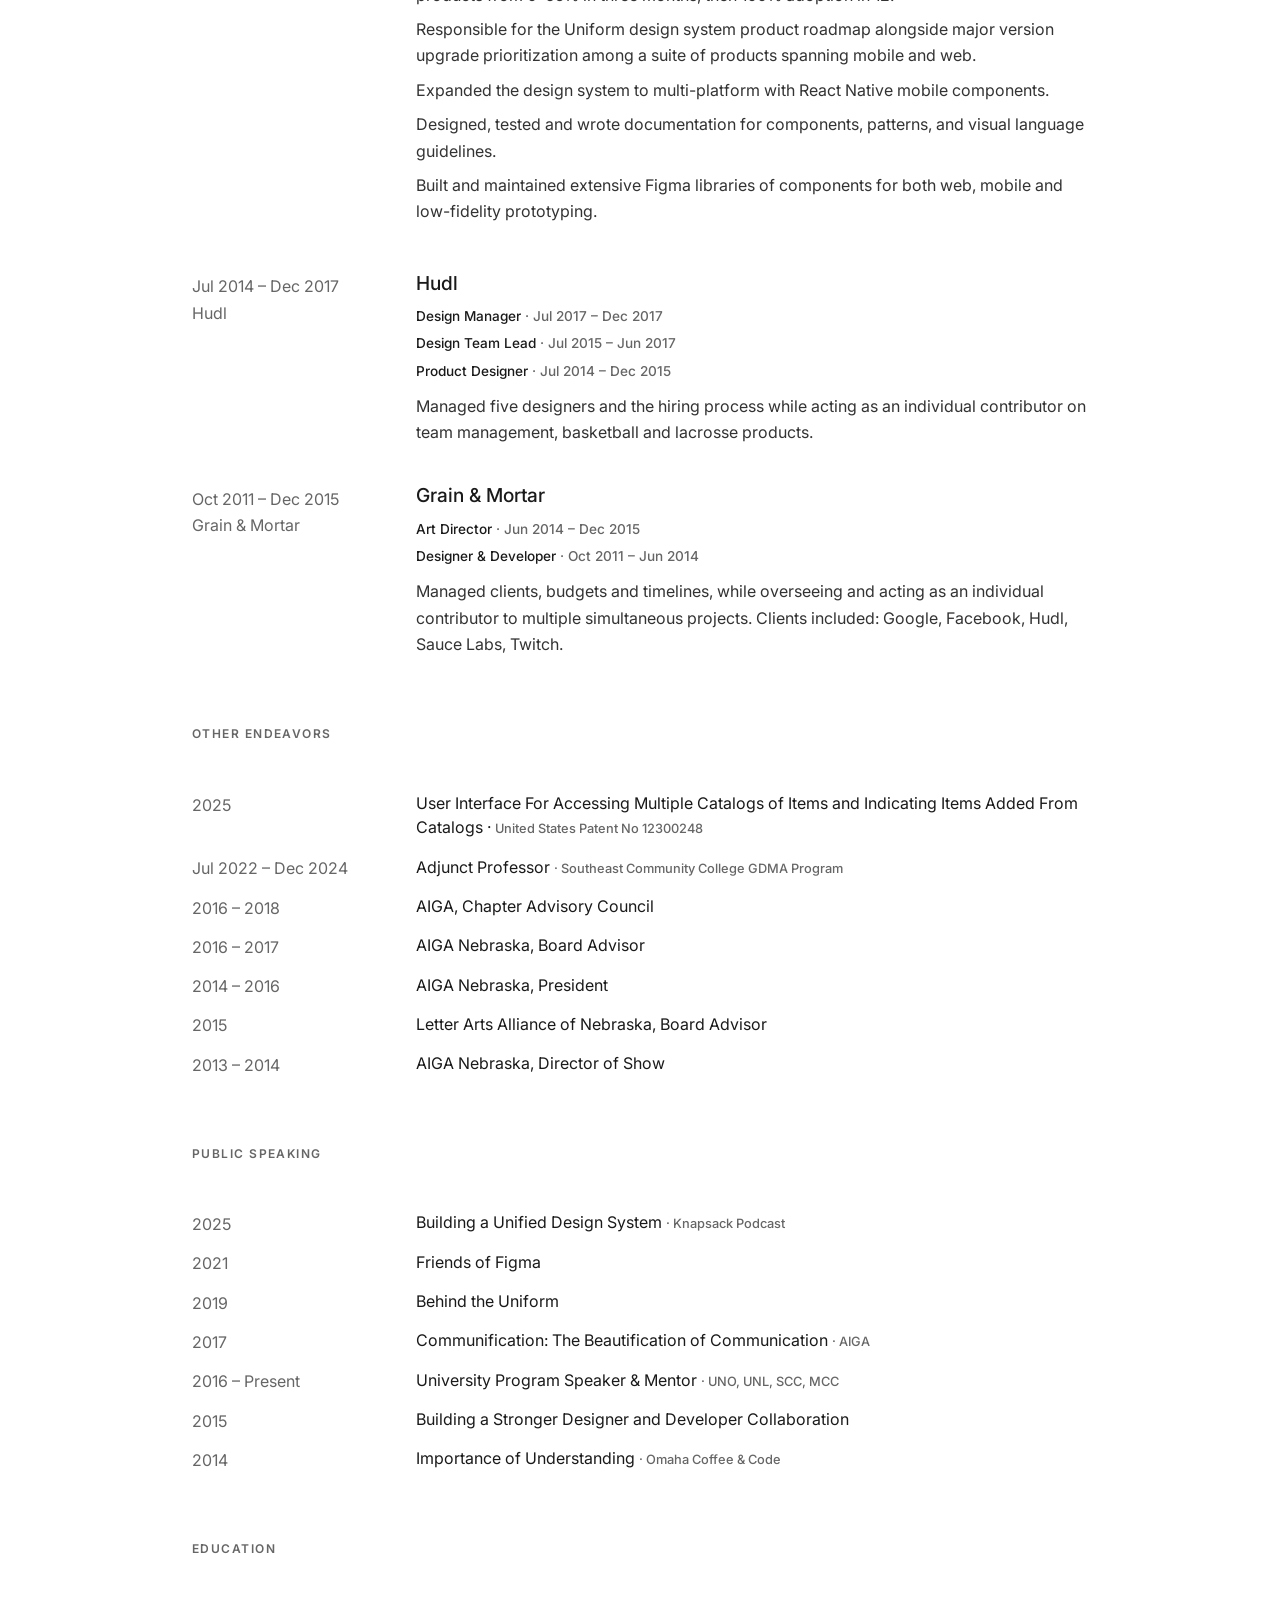
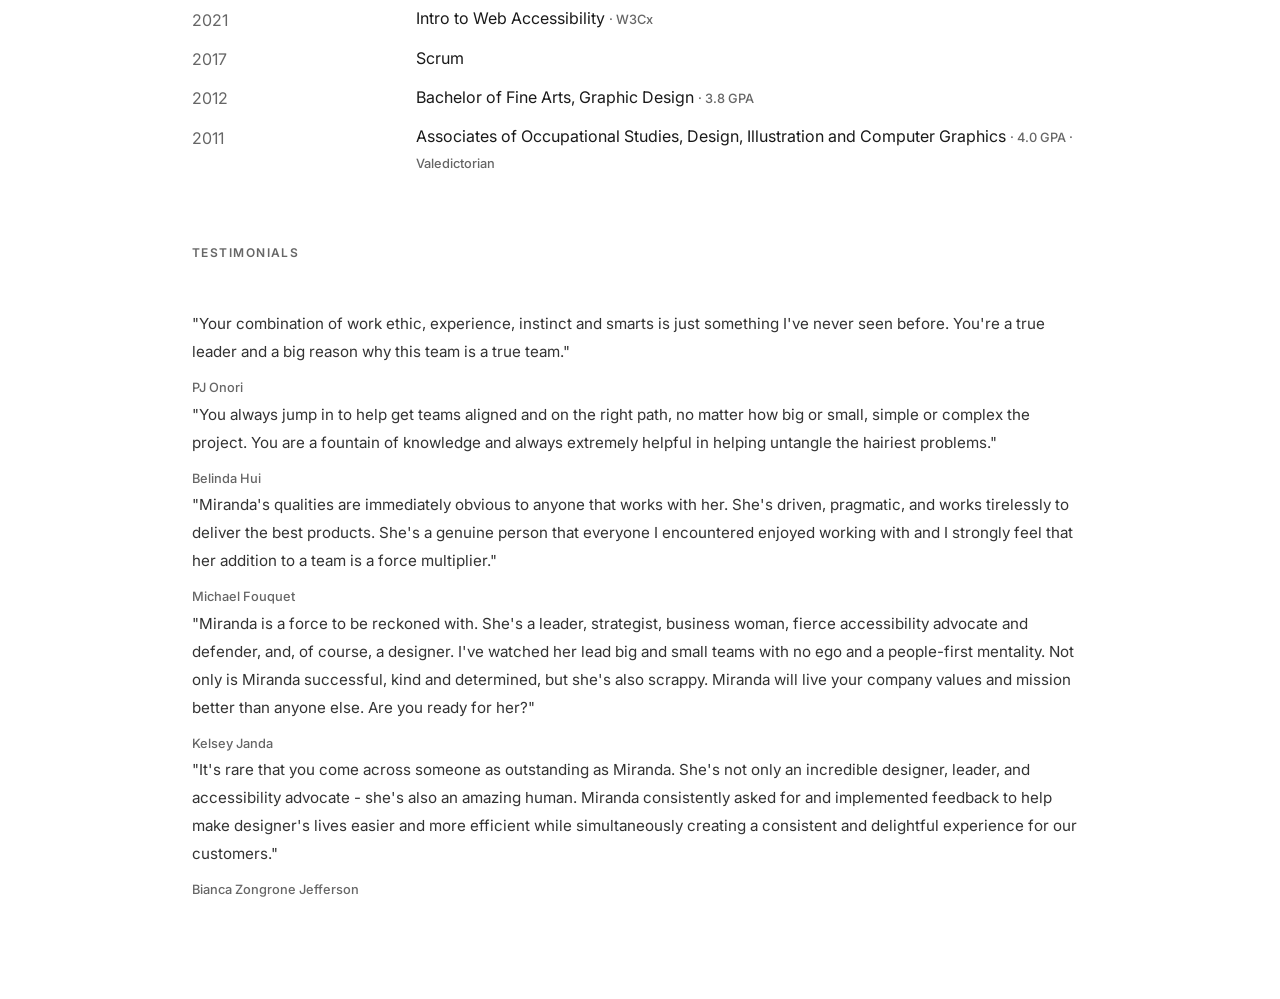
<file: resume.html>
<!DOCTYPE html>
<html lang="en">
<head>
  <meta charset="UTF-8" />
  <meta name="viewport" content="width=device-width, initial-scale=1.0" />
  <title>Miranda Bouck — Resume</title>
  <link rel="preconnect" href="https://fonts.googleapis.com" />
  <link rel="preconnect" href="https://fonts.gstatic.com" crossorigin />
  <link href="https://fonts.googleapis.com/css2?family=Inter:wght@400;500;600&display=swap" rel="stylesheet" />
  <link rel="stylesheet" href="styles.css" />
</head>
<body>

  <header>
    <nav>
      <a href="index.html" class="nav-logo">Miranda Bouck</a>
      <ul class="nav-links">
        <li><a href="resume.html" class="active">Resume</a></li>
        <li><a href="#">Work</a></li>
      </ul>
    </nav>
  </header>

  <main>

    <!-- Experience -->
    <section class="resume-section">
      <h2 class="section-label">Experience</h2>

      <div class="experience-entry">
        <div class="entry-meta">
          <div class="entry-date">Oct 2024 – Present</div>
          <div class="entry-company">Instacart</div>
        </div>
        <div class="entry-content">
          <div class="entry-title">Staff Product Designer / Instacart Design System</div>
          <ul class="entry-bullets">
            <li>Owned and led the Pantry design system, defining product strategy, roadmap, and cross-platform delivery across Android, iOS, and Web for consumers, shoppers, and enterprise customers.</li>
            <li>Increased cross-platform design system availability from 11 to 47%; while improving design sentiment by 44% and mobile engineering favorability to 96%.</li>
            <li>Used user research insights and testing to guide direction and evolve the system through major releases, ensuring scalable, high-impact solutions were consistently adopted across all business pillars and platforms.</li>
            <li>Architected the design token schema, championed adoption, and partnered cross-functionally to integrate the infrastructure throughout business areas.</li>
          </ul>
        </div>
      </div>

      <div class="experience-entry">
        <div class="entry-meta">
          <div class="entry-date">May 2022 – Oct 2024</div>
          <div class="entry-company">Instacart</div>
        </div>
        <div class="entry-content">
          <div class="entry-title">Lead Product Designer / Instacart Design System</div>
          <ul class="entry-bullets">
            <li>Established the foundation for IDS Pantry, Instacart's themeable design system, unifying all Instacart products under a single, scalable component set.</li>
            <li>Defined and governed design system standards; authored comprehensive guidelines, specifications, and APIs in close partnership with engineering.</li>
            <li>Mentored designers at all levels to become design system advocates, fostering a culture of quality, consistency, and collaboration across Instacart products.</li>
            <li>Championed accessibility best practices and adoption across components and patterns, reducing accessibility conflicts at the source by 40%.</li>
          </ul>
        </div>
      </div>

      <div class="experience-entry">
        <div class="entry-meta">
          <div class="entry-date">Apr 2021 – May 2022</div>
          <div class="entry-company">Hudl</div>
        </div>
        <div class="entry-content">
          <div class="entry-title">Principal Product Designer, Product Owner</div>
          <ul class="entry-bullets">
            <li>Owned and led the Uniform Design System vision, strategy, roadmap, and prioritization, driving adoption, advocacy, and governance across the organization.</li>
            <li>Evolved the component library, visual language, patterns, and overall aesthetic to scale across a suite of software products spanning iOS, Android, React Native, macOS, Electron and Web.</li>
            <li>Defined and built Hudl's accessibility standards, ensuring components, patterns, and visuals met compliance and inclusivity goals.</li>
          </ul>
        </div>
      </div>

      <div class="experience-entry">
        <div class="entry-meta">
          <div class="entry-date">Jan 2020 – Apr 2021</div>
          <div class="entry-company">Hudl</div>
        </div>
        <div class="entry-content">
          <div class="entry-title">Lead Product Designer, Product Owner</div>
          <ul class="entry-bullets">
            <li>Owned and led the Uniform Design System vision, strategy, roadmap, and prioritization, driving adoption, advocacy, and governance across the organization.</li>
            <li>Partnered with product owners, managers, and engineering directors to prioritize and implement solutions aligned with Uniform's standards and guidelines.</li>
            <li>Oversaw system documentation and implementation, providing design critique and art direction to strengthen consistency and understanding across teams.</li>
            <li>Mentored and collaborated with content and product designers, brand and marketing teams, to identify emerging use cases, designing and delivering new components and patterns to meet evolving needs.</li>
          </ul>
        </div>
      </div>

      <div class="experience-entry">
        <div class="entry-meta">
          <div class="entry-date">Jan 2019 – Dec 2019</div>
          <div class="entry-company">Hudl</div>
        </div>
        <div class="entry-content">
          <div class="entry-title">Senior Product Designer</div>
          <ul class="entry-bullets">
            <li>Launched the Uniform design system and collaborated with product owners, product managers and engineering directors to bring adoption across the entire suite of Hudl products from 0–65% in three months, then 100% adoption in 12.</li>
            <li>Responsible for the Uniform design system product roadmap alongside major version upgrade prioritization among a suite of products spanning mobile and web.</li>
            <li>Expanded the design system to multi-platform with React Native mobile components.</li>
            <li>Designed, tested and wrote documentation for components, patterns, and visual language guidelines.</li>
            <li>Built and maintained extensive Figma libraries of components for both web, mobile and low-fidelity prototyping.</li>
          </ul>
        </div>
      </div>

      <div class="experience-entry">
        <div class="entry-meta">
          <div class="entry-date">Jul 2014 – Dec 2017</div>
          <div class="entry-company">Hudl</div>
        </div>
        <div class="entry-content">
          <div class="entry-title">Hudl</div>
          <ul class="entry-roles">
            <li><span class="role-title">Design Manager</span> · Jul 2017 – Dec 2017</li>
            <li><span class="role-title">Design Team Lead</span> · Jul 2015 – Jun 2017</li>
            <li><span class="role-title">Product Designer</span> · Jul 2014 – Dec 2015</li>
          </ul>
          <p class="entry-description">Managed five designers and the hiring process while acting as an individual contributor on team management, basketball and lacrosse products.</p>
        </div>
      </div>

      <div class="experience-entry">
        <div class="entry-meta">
          <div class="entry-date">Oct 2011 – Dec 2015</div>
          <div class="entry-company">Grain &amp; Mortar</div>
        </div>
        <div class="entry-content">
          <div class="entry-title">Grain &amp; Mortar</div>
          <ul class="entry-roles">
            <li><span class="role-title">Art Director</span> · Jun 2014 – Dec 2015</li>
            <li><span class="role-title">Designer &amp; Developer</span> · Oct 2011 – Jun 2014</li>
          </ul>
          <p class="entry-description">Managed clients, budgets and timelines, while overseeing and acting as an individual contributor to multiple simultaneous projects. Clients included: Google, Facebook, Hudl, Sauce Labs, Twitch.</p>
        </div>
      </div>
    </section>

    <!-- Other Endeavors -->
    <section class="resume-section">
      <h2 class="section-label">Other Endeavors</h2>

      <div class="list-entry">
        <div class="list-date">2025</div>
        <div class="list-content">User Interface For Accessing Multiple Catalogs of Items and Indicating Items Added From Catalogs · <span class="sub">United States Patent No 12300248</span></div>
      </div>
      <div class="list-entry">
        <div class="list-date">Jul 2022 – Dec 2024</div>
        <div class="list-content">Adjunct Professor <span class="sub">· Southeast Community College GDMA Program</span></div>
      </div>
      <div class="list-entry">
        <div class="list-date">2016 – 2018</div>
        <div class="list-content">AIGA, Chapter Advisory Council</div>
      </div>
      <div class="list-entry">
        <div class="list-date">2016 – 2017</div>
        <div class="list-content">AIGA Nebraska, Board Advisor</div>
      </div>
      <div class="list-entry">
        <div class="list-date">2014 – 2016</div>
        <div class="list-content">AIGA Nebraska, President</div>
      </div>
      <div class="list-entry">
        <div class="list-date">2015</div>
        <div class="list-content">Letter Arts Alliance of Nebraska, Board Advisor</div>
      </div>
      <div class="list-entry">
        <div class="list-date">2013 – 2014</div>
        <div class="list-content">AIGA Nebraska, Director of Show</div>
      </div>
    </section>

    <!-- Public Speaking -->
    <section class="resume-section">
      <h2 class="section-label">Public Speaking</h2>

      <div class="list-entry">
        <div class="list-date">2025</div>
        <div class="list-content">Building a Unified Design System <span class="sub">· Knapsack Podcast</span></div>
      </div>
      <div class="list-entry">
        <div class="list-date">2021</div>
        <div class="list-content">Friends of Figma</div>
      </div>
      <div class="list-entry">
        <div class="list-date">2019</div>
        <div class="list-content">Behind the Uniform</div>
      </div>
      <div class="list-entry">
        <div class="list-date">2017</div>
        <div class="list-content">Communification: The Beautification of Communication <span class="sub">· AIGA</span></div>
      </div>
      <div class="list-entry">
        <div class="list-date">2016 – Present</div>
        <div class="list-content">University Program Speaker &amp; Mentor <span class="sub">· UNO, UNL, SCC, MCC</span></div>
      </div>
      <div class="list-entry">
        <div class="list-date">2015</div>
        <div class="list-content">Building a Stronger Designer and Developer Collaboration</div>
      </div>
      <div class="list-entry">
        <div class="list-date">2014</div>
        <div class="list-content">Importance of Understanding <span class="sub">· Omaha Coffee &amp; Code</span></div>
      </div>
    </section>

    <!-- Education -->
    <section class="resume-section">
      <h2 class="section-label">Education</h2>

      <div class="list-entry">
        <div class="list-date">2021</div>
        <div class="list-content">Intro to Web Accessibility <span class="sub">· W3Cx</span></div>
      </div>
      <div class="list-entry">
        <div class="list-date">2017</div>
        <div class="list-content">Scrum</div>
      </div>
      <div class="list-entry">
        <div class="list-date">2012</div>
        <div class="list-content">Bachelor of Fine Arts, Graphic Design <span class="sub">· 3.8 GPA</span></div>
      </div>
      <div class="list-entry">
        <div class="list-date">2011</div>
        <div class="list-content">Associates of Occupational Studies, Design, Illustration and Computer Graphics <span class="sub">· 4.0 GPA · Valedictorian</span></div>
      </div>
    </section>

    <!-- Testimonials -->
    <section class="resume-section">
      <h2 class="section-label">Testimonials</h2>

      <div class="testimonial">
        <blockquote>"Your combination of work ethic, experience, instinct and smarts is just something I've never seen before. You're a true leader and a big reason why this team is a true team."</blockquote>
        <cite>PJ Onori</cite>
      </div>

      <div class="testimonial">
        <blockquote>"You always jump in to help get teams aligned and on the right path, no matter how big or small, simple or complex the project. You are a fountain of knowledge and always extremely helpful in helping untangle the hairiest problems."</blockquote>
        <cite>Belinda Hui</cite>
      </div>

      <div class="testimonial">
        <blockquote>"Miranda's qualities are immediately obvious to anyone that works with her. She's driven, pragmatic, and works tirelessly to deliver the best products. She's a genuine person that everyone I encountered enjoyed working with and I strongly feel that her addition to a team is a force multiplier."</blockquote>
        <cite>Michael Fouquet</cite>
      </div>

      <div class="testimonial">
        <blockquote>"Miranda is a force to be reckoned with. She's a leader, strategist, business woman, fierce accessibility advocate and defender, and, of course, a designer. I've watched her lead big and small teams with no ego and a people-first mentality. Not only is Miranda successful, kind and determined, but she's also scrappy. Miranda will live your company values and mission better than anyone else. Are you ready for her?"</blockquote>
        <cite>Kelsey Janda</cite>
      </div>

      <div class="testimonial">
        <blockquote>"It's rare that you come across someone as outstanding as Miranda. She's not only an incredible designer, leader, and accessibility advocate - she's also an amazing human. Miranda consistently asked for and implemented feedback to help make designer's lives easier and more efficient while simultaneously creating a consistent and delightful experience for our customers."</blockquote>
        <cite>Bianca Zongrone Jefferson</cite>
      </div>
    </section>

  </main>

</body>
</html>
</file>
<file: styles.css>
/* ============================================
   Miranda Bouck — Portfolio
   ============================================ */

*, *::before, *::after {
  box-sizing: border-box;
  margin: 0;
  padding: 0;
}

:root {
  --color-bg: #ffffff;
  --color-text: #1a1a1a;
  --color-muted: #666666;
  --color-border: #e0e0e0;
  --font-sans: 'Inter', -apple-system, BlinkMacSystemFont, 'Segoe UI', Helvetica, Arial, sans-serif;
  --max-width: 60rem;
  --nav-height: 5.625rem;
  --col-left: 11rem;
  --col-gap: 3rem;
}

html {
  font-size: 16px;
  -webkit-font-smoothing: antialiased;
  -moz-osx-font-smoothing: grayscale;
}

body {
  background-color: var(--color-bg);
  color: var(--color-text);
  font-family: var(--font-sans);
  line-height: 1.6rem;
}

a {
  color: inherit;
  text-decoration: none;
}

/* ============================================
   Header & Navigation
   ============================================ */

header {
  position: fixed;
  top: 0;
  left: 0;
  right: 0;
  z-index: 100;
  background-color: var(--color-bg);
  height: var(--nav-height);
}

nav {
  max-width: var(--max-width);
  margin: 0 auto;
  padding: 0 2rem;
  height: 100%;
  display: flex;
  align-items: center;
  justify-content: space-between;
}

.nav-logo {
  font-size: 1.2rem;
  font-weight: 400;
  letter-spacing: -0.01em;
}

.nav-logo:hover {
  opacity: 0.6;
}

.nav-links {
  display: flex;
  gap: 2rem;
  list-style: none;
}

.nav-links a {
  font-size: 1.2rem;
  font-weight: 400;
  color: var(--color-muted);
  transition: color 0.2s, opacity 0.2s;
}

.nav-links a:hover {
  opacity: 0.6;
  text-decoration: underline;
  text-underline-offset: 3px;
}

.nav-links a.active {
  color: var(--color-text);
  text-decoration: underline;
  text-underline-offset: 3px;
}

/* ============================================
   Main Layout
   ============================================ */

main {
  max-width: var(--max-width);
  margin: 0 auto;
  padding: calc(var(--nav-height) + 2.5rem) 2rem 6rem;
}

/* ============================================
   Home Page
   ============================================ */

.home-bio {
  max-width: 42.5rem;
}

.home-bio p {
  font-size: 1rem;
  line-height: 1.75rem;
  margin-bottom: 1.75rem;
}

.home-bio p:last-of-type {
  margin-bottom: 0;
}

/* Shared link affordance */

.home-bio a,
.entry-title a {
  font-weight: 400;
  text-decoration: underline;
  text-underline-offset: 3px;
  transition: opacity 0.2s;
}

.home-bio a:hover,
.entry-title a:hover {
  opacity: 0.5;
}

/* ============================================
   Sections (Resume & Work)
   ============================================ */

section {
  margin-bottom: 4rem;
}

section:last-child {
  margin-bottom: 0;
}

section > h2 {
  font-size: 0.75rem;
  font-weight: 600;
  letter-spacing: 0.12em;
  text-transform: uppercase;
  color: var(--color-muted);
  margin-bottom: 2rem;
  padding-bottom: 0.75rem;
}

/* Two-column grid */

.experience-entry,
.list-entry {
  display: grid;
  grid-template-columns: var(--col-left) 1fr;
  gap: 0 var(--col-gap);
}

.experience-entry.single-col {
  display: block;
}

.experience-entry {
  margin-bottom: 2.5rem;
}

.experience-entry:last-child {
  margin-bottom: 0;
}

.list-entry {
  margin-bottom: 0.85rem;
  line-height: 1.5rem;
}

.list-entry:last-child {
  margin-bottom: 0;
}

/* Left column */

.entry-meta {
  padding-top: 0.1rem;
}

.entry-date,
.entry-company,
.list-date {
  font-size: 1rem;
  color: var(--color-muted);
}

.entry-date {
  line-height: 1.5rem;
  white-space: nowrap;
}

.entry-company {
  margin-top: 0.15rem;
}

.list-date {
  padding-top: 0.1rem;
}

/* Right column */

.entry-title {
  display: flex;
  align-items: baseline;
  gap: 0.4rem;
  font-size: 1.2rem;
  font-weight: 500;
  margin-bottom: 0.6rem;
  line-height: 1.3rem;
}

.work-lock {
  font-size: 0.75em;
  vertical-align: top;
  filter: grayscale(1);
  opacity: 0.8;
}

.entry-bullets {
  list-style: none;
  padding: 0;
}

.entry-bullets li,
.entry-description {
  font-size: 1rem;
  color: #333;
  line-height: 1.65rem;
}

.entry-bullets li {
  margin-bottom: 0.5rem;
}

.entry-description {
  margin-top: 0.4rem;
}

/* Grouped roles */

.entry-roles {
  list-style: none;
  margin-bottom: 0.5rem;
}

.entry-roles li {
  font-size: 0.85rem;
  color: var(--color-muted);
  line-height: 1.7rem;
  font-weight: 500;
}

.entry-roles .role-title {
  color: var(--color-text);
}

/* Shared small muted label */

.list-content .sub,
.testimonial cite {
  font-size: 0.8rem;
  color: var(--color-muted);
  font-weight: 500;
}

.testimonial cite {
  font-style: normal;
}

/* Testimonials */

.testimonials-grid {
  display: grid;
  grid-template-columns: 1fr 1fr;
  gap: 2rem;
}

.testimonial blockquote {
  font-size: 0.95rem;
  line-height: 1.75rem;
  color: #333;
  margin-bottom: 0.5rem;
}

/* ============================================
   Writing / Post
   ============================================ */

.post {
  max-width: 42.5rem;
}

.post-header {
  margin-bottom: 2.5rem;
}

.post-title {
  font-size: 1.5rem;
  font-weight: 500;
  line-height: 1.3;
  margin-bottom: 0.4rem;
}

.post-date {
  display: block;
  font-size: 1rem;
  color: var(--color-muted);
  margin-bottom: 1.5rem;
}

.post-body p {
  font-size: 1rem;
  line-height: 1.75rem;
  margin-bottom: 1.75rem;
}

.post-body p:last-child {
  margin-bottom: 0;
}

/* Writing list link affordance */

.list-content a {
  text-decoration: underline;
  text-underline-offset: 3px;
  transition: opacity 0.2s;
}

.list-content a:hover {
  opacity: 0.5;
}

/* ============================================
   Work page images
   ============================================ */

.work-image {
  width: 100%;
  height: auto;
  border-radius: 8px;
  border: 1px solid rgba(36, 37, 41, 0.12);
  margin-bottom: 2.5rem;
  display: block;
}

.work-video-link {
  position: relative;
  display: block;
}

.work-video-link::after {
  content: '';
  position: absolute;
  inset: 0;
  background: rgba(0, 0, 0, 0.1);
  border-radius: 8px;
  transition: background 0.15s ease;
}

.work-video-link:hover::after {
  background: rgba(217, 49, 8, 0.2);
}

.work-play-btn {
  position: absolute;
  top: 50%;
  left: 50%;
  transform: translate(-50%, -50%);
  width: 64px;
  height: 64px;
  transition: opacity 0.2s;
  pointer-events: none;
  z-index: 1;
}

p.work-note {
  font-size: 0.85rem;
  color: var(--color-muted);
}

p.work-note a {
  text-decoration: underline;
  text-underline-offset: 3px;
  transition: opacity 0.2s;
}

p.work-note a:hover {
  opacity: 0.6;
}

p.work-image-caption {
  margin-top: -1.5rem;
  margin-bottom: 1.75rem;
}

.post-body .entry-title {
  margin-top: 1rem;
}

/* ============================================
   Responsive
   ============================================ */

@media (max-width: 43.75em) {
  main {
    padding-top: calc(var(--nav-height) + 3rem);
  }

  .experience-entry,
  .list-entry {
    grid-template-columns: 1fr;
    gap: 0.25rem;
  }

  .entry-meta {
    display: flex;
    gap: 0.5rem;
    align-items: baseline;
  }

  .entry-company::before {
    content: '·';
    margin-right: 0.5rem;
  }

  .testimonials-grid {
    grid-template-columns: 1fr;
  }
}
</file>
